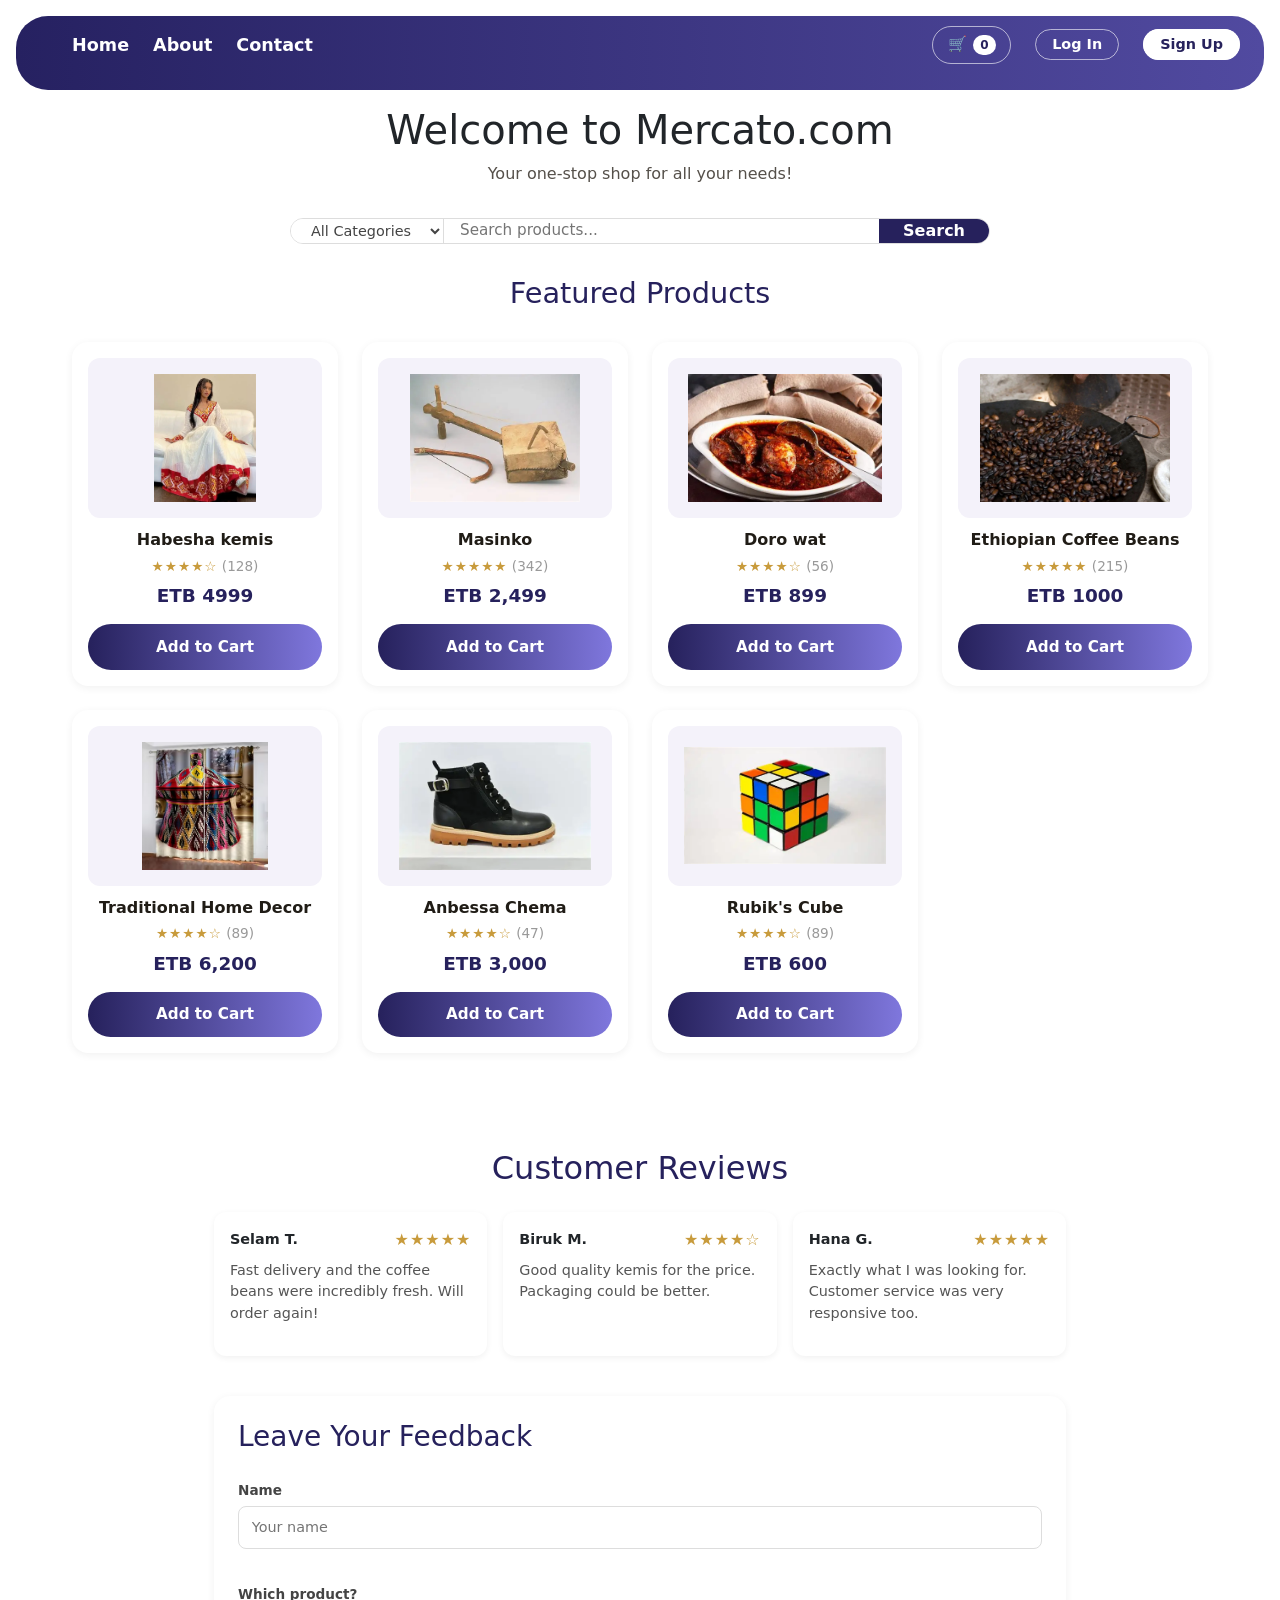
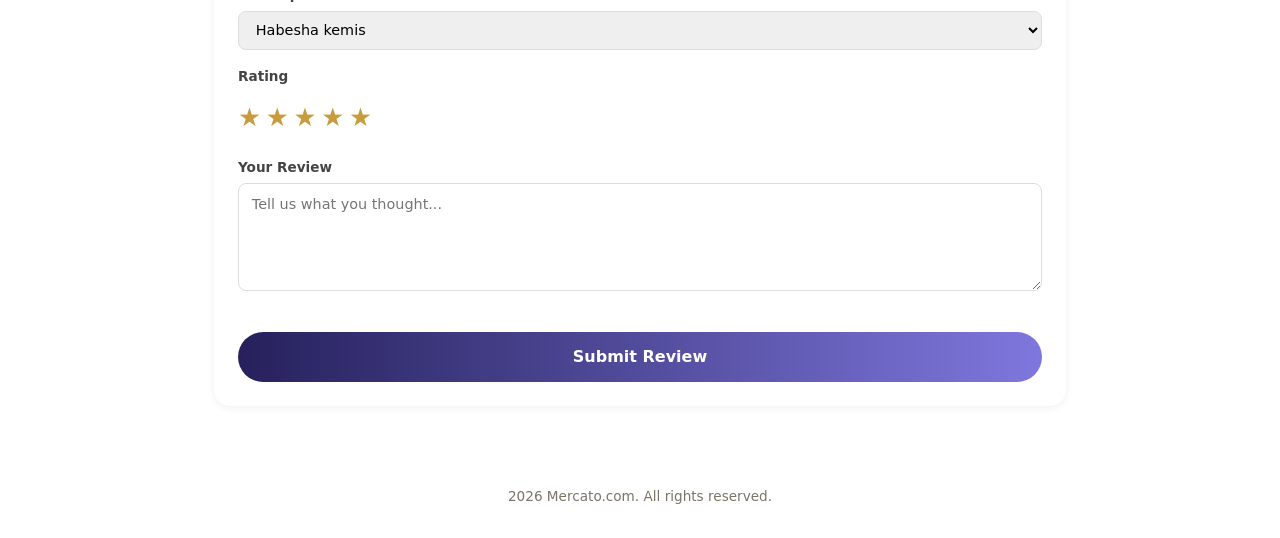
<file: assets/HTML/index.html>
<!DOCTYPE html>
<html lang="en">
<head>
    <meta charset="UTF-8">
    <meta name="viewport" content="width=device-width, initial-scale=1.0">
    <title>Mercato.com</title>
    <link rel="stylesheet" href="../css/style.css">
    <link href="https://cdn.jsdelivr.net/npm/bootstrap@5.3.8/dist/css/bootstrap.min.css" rel="stylesheet">
</head>
<body>

    <!-- NAV -->
    <nav>
        <button id="navToggle" class="nav-toggle" aria-label="Toggle menu" aria-expanded="false">☰</button>

        <div class="nav__links" id="navLinks">
            <ul class="nav__main">
                <li><a class="navlink" href="index.html">Home</a></li>
                <li><a class="navlink" href="">About</a></li>
                <li><a class="navlink" href="">Contact</a></li>
            </ul>
            <ul class="nav__auth">
                <li class="nav__cart">
                    <button id="cartToggle" class="cart-btn" aria-label="View cart">
                        🛒 <span id="cartCount" class="cart-badge">0</span>
                    </button>
                    <div id="cartPanel" class="cart-panel hidden">
                        <h4>Your Cart</h4>
                        <ul id="cartItems" class="cart-items"></ul>
                        <div class="cart-total">Total: <span id="cartTotal">ETB 0</span></div>
                    </div>
                </li>
                <li><a class="navlink navlink--auth" href="loginpage.html">Log In</a></li>
                <li><a class="navlink navlink--auth navlink--primary" href="signuppage.html">Sign Up</a></li>
            </ul>
        </div>
    </nav>

    <h1>Welcome to Mercato.com</h1>
    <p>Your one-stop shop for all your needs!</p>

    <!-- FILTER BAR -->
    <div class="filter-bar">
        <select class="filter-bar__category" id="filterCategory">
            <option value="all">All Categories</option>
            <option value="fashion">Fashion</option>
            <option value="electronics">Electronics</option>
            <option value="food">Food & Drink</option>
            <option value="gaming">Gaming</option>
        </select>
        <input type="text" class="filter-bar__search" id="filterSearch" placeholder="Search products...">
        <button class="filter-bar__button" id="filterButton">Search</button>
    </div>

    <!-- PRODUCT GRID -->
    <section class="products">

        <h2 class="products__heading">Featured Products</h2>

        <p id="noResults" class="no-results hidden">No products match your search.</p>

        <div class="product-grid" id="productGrid">

            <article class="product-card" data-category="fashion">
                <div class="product-card__image-wrap">
                    <img src="../images/kemis.webp" alt="Habesha kemis" class="product-card__image">
                </div>
                <h3 class="product-card__name">Habesha kemis</h3>
                <p class="product-card__rating"><span class="stars">★★★★☆</span> <span class="rating-count">(128)</span></p>
                <p class="product-card__price">ETB 4999</p>
                <button class="btn-add-cart">Add to Cart</button>
            </article>

            <article class="product-card" data-category="music">
                <div class="product-card__image-wrap">
                    <img src="../images/mesinko.webp" alt="Masinko" class="product-card__image">
                </div>
                <h3 class="product-card__name">Masinko</h3>
                <p class="product-card__rating"><span class="stars">★★★★★</span> <span class="rating-count">(342)</span></p>
                <p class="product-card__price">ETB 2,499</p>
                <button class="btn-add-cart">Add to Cart</button>
            </article>

            <article class="product-card" data-category="food">
                <div class="product-card__image-wrap">
                    <img src="../images/food.webp" alt="Doro wat" class="product-card__image">
                </div>
                <h3 class="product-card__name">Doro wat</h3>
                <p class="product-card__rating"><span class="stars">★★★★☆</span> <span class="rating-count">(56)</span></p>
                <p class="product-card__price">ETB 899</p>
                <button class="btn-add-cart">Add to Cart</button>
            </article>

            <article class="product-card" data-category="coffee">
                <div class="product-card__image-wrap">
                    <img src="../images/coffee.webp" alt="Ethiopian coffee beans" class="product-card__image">
                </div>
                <h3 class="product-card__name">Ethiopian Coffee Beans</h3>
                <p class="product-card__rating"><span class="stars">★★★★★</span> <span class="rating-count">(215)</span></p>
                <p class="product-card__price">ETB 1000</p>
                <button class="btn-add-cart">Add to Cart</button>
            </article>

            <article class="product-card" data-category="art">
                <div class="product-card__image-wrap">
                    <img src="../images/decor.avif" alt="Traditional home decor" class="product-card__image">
                </div>
                <h3 class="product-card__name">Traditional Home Decor</h3>
                <p class="product-card__rating"><span class="stars">★★★★☆</span> <span class="rating-count">(89)</span></p>
                <p class="product-card__price">ETB 6,200</p>
                <button class="btn-add-cart">Add to Cart</button>
            </article>

            <article class="product-card" data-category="shoes">
                <div class="product-card__image-wrap">
                    <img src="../images/shoe.webp" alt="Anbessa Chema" class="product-card__image">
                </div>
                <h3 class="product-card__name">Anbessa Chema</h3>
                <p class="product-card__rating"><span class="stars">★★★★☆</span> <span class="rating-count">(47)</span></p>
                <p class="product-card__price">ETB 3,000</p>
                <button class="btn-add-cart">Add to Cart</button>
            </article>

               <article class="product-card" data-category="art">
                <div class="product-card__image-wrap">
                    <img src="../images/rubik.webp" alt="Rubik's Cube" class="product-card__image">
                </div>
                <h3 class="product-card__name">Rubik's Cube</h3>
                <p class="product-card__rating"><span class="stars">★★★★☆</span> <span class="rating-count">(89)</span></p>
                <p class="product-card__price">ETB 600</p>
                <button class="btn-add-cart">Add to Cart</button>
            </article>

        </div>
    </section>

    <!-- CUSTOMER REVIEWS -->
    <section class="reviews">
        <h2 class="reviews__heading">Customer Reviews</h2>

        <div class="review-list">

            <article class="review-card">
                <div class="review-card__top">
                    <span class="review-card__name">Selam T.</span>
                    <span class="stars">★★★★★</span>
                </div>
                <p class="review-card__text">Fast delivery and the coffee beans were incredibly fresh. Will order again!</p>
            </article>

            <article class="review-card">
                <div class="review-card__top">
                    <span class="review-card__name">Biruk M.</span>
                    <span class="stars">★★★★☆</span>
                </div>
                <p class="review-card__text">Good quality kemis for the price. Packaging could be better.</p>
            </article>

            <article class="review-card">
                <div class="review-card__top">
                    <span class="review-card__name">Hana G.</span>
                    <span class="stars">★★★★★</span>
                </div>
                <p class="review-card__text">Exactly what I was looking for. Customer service was very responsive too.</p>
            </article>

        </div>

        <!-- REVIEW FORM -->
        <div class="review-form">
            <h3 class="review-form__heading">Leave Your Feedback</h3>

            <form id="reviewForm" novalidate>
                <label for="review-name">Name</label>
                <input type="text" id="review-name" name="review-name" placeholder="Your name">
                <span class="field-error" id="review-name-error"></span>

                <label for="review-product">Which product?</label>
                <select id="review-product" name="review-product">
                    <option>Habesha kemis</option>
                    <option>Masinko</option>
                    <option>Doro wat</option>
                    <option>Ethiopian Coffee Beans</option>
                    <option>Traditional Home Decor</option>
                    <option>Anbessa Chema</option>
                </select>

                <label>Rating</label>
                <div class="star-picker" id="starPicker">
                    <span class="star-picker__star" data-value="1">★</span>
                    <span class="star-picker__star" data-value="2">★</span>
                    <span class="star-picker__star" data-value="3">★</span>
                    <span class="star-picker__star" data-value="4">★</span>
                    <span class="star-picker__star" data-value="5">★</span>
                </div>
                <input type="hidden" id="review-rating" name="review-rating" value="5">

                <label for="review-comment">Your Review</label>
                <textarea id="review-comment" name="review-comment" rows="4" placeholder="Tell us what you thought..."></textarea>
                <span class="field-error" id="review-comment-error"></span>

                <button type="submit" class="btn-submit-review">Submit Review</button>
                <p class="form-success hidden" id="reviewSuccess">Thanks! Your review was submitted.</p>
            </form>
        </div>
    </section>

    <footer>2026 Mercato.com. All rights reserved.</footer>

    <script src="../js/script.js"></script>
</body>
</html>
</file>
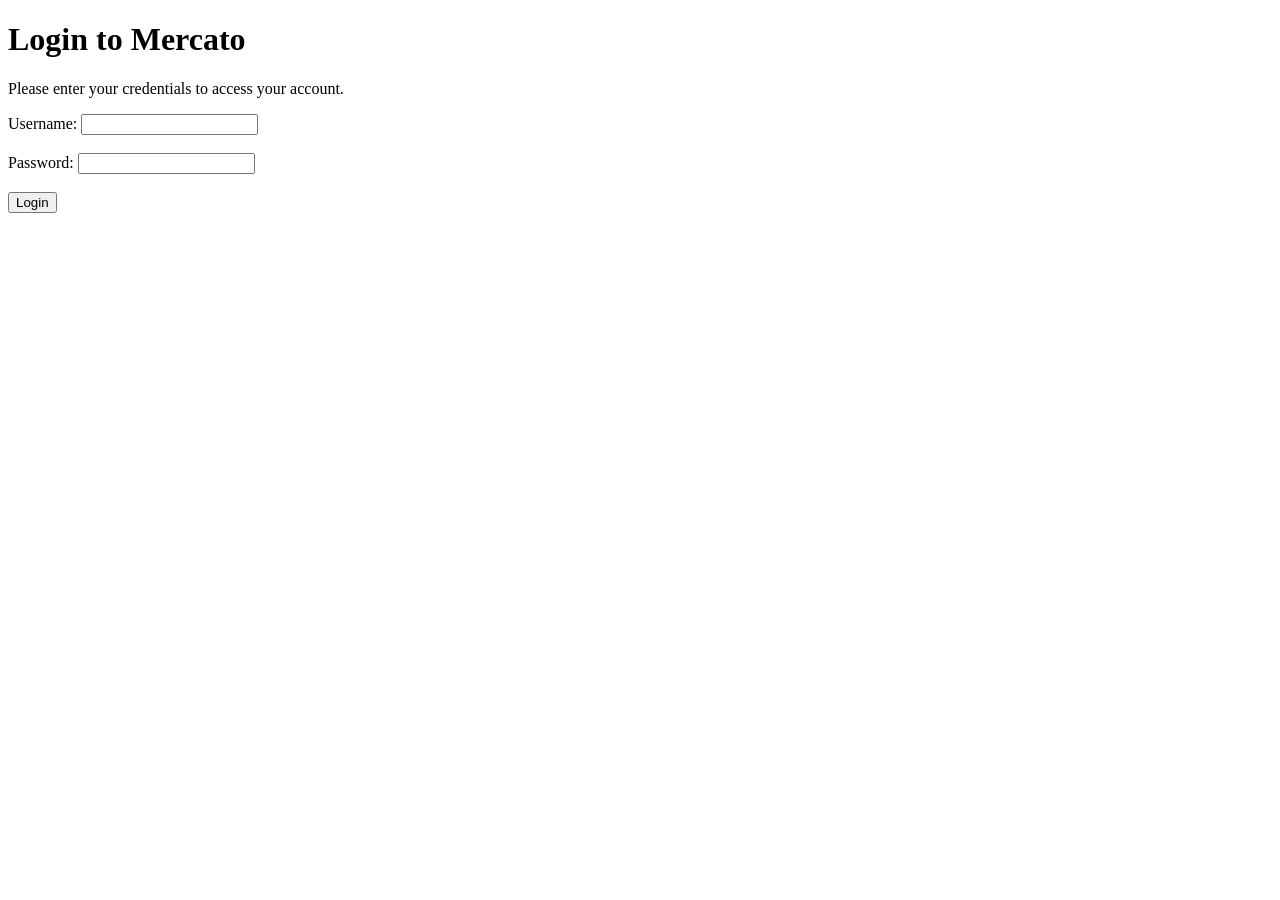
<file: loginpage.html>
<!DOCTYPE html>
<html lang="en">
<head>
    <meta charset="UTF-8">
    <meta name="viewport" content="width=device-width, initial-scale=1.0">
    <title>Document</title>
</head>
<body>
    <h1>Login to Mercato</h1>
    <p>Please enter your credentials to access your account.</p>
    <form>
        <label for="username">Username:</label>
        <input type="text" id="username" name="username" required><br><br>

        <label for="password">Password:</label>
        <input type="password" id="password" name="password" required><br><br>

        <input type="submit" value="Login">
    </form>
</body>
</html>
</file>
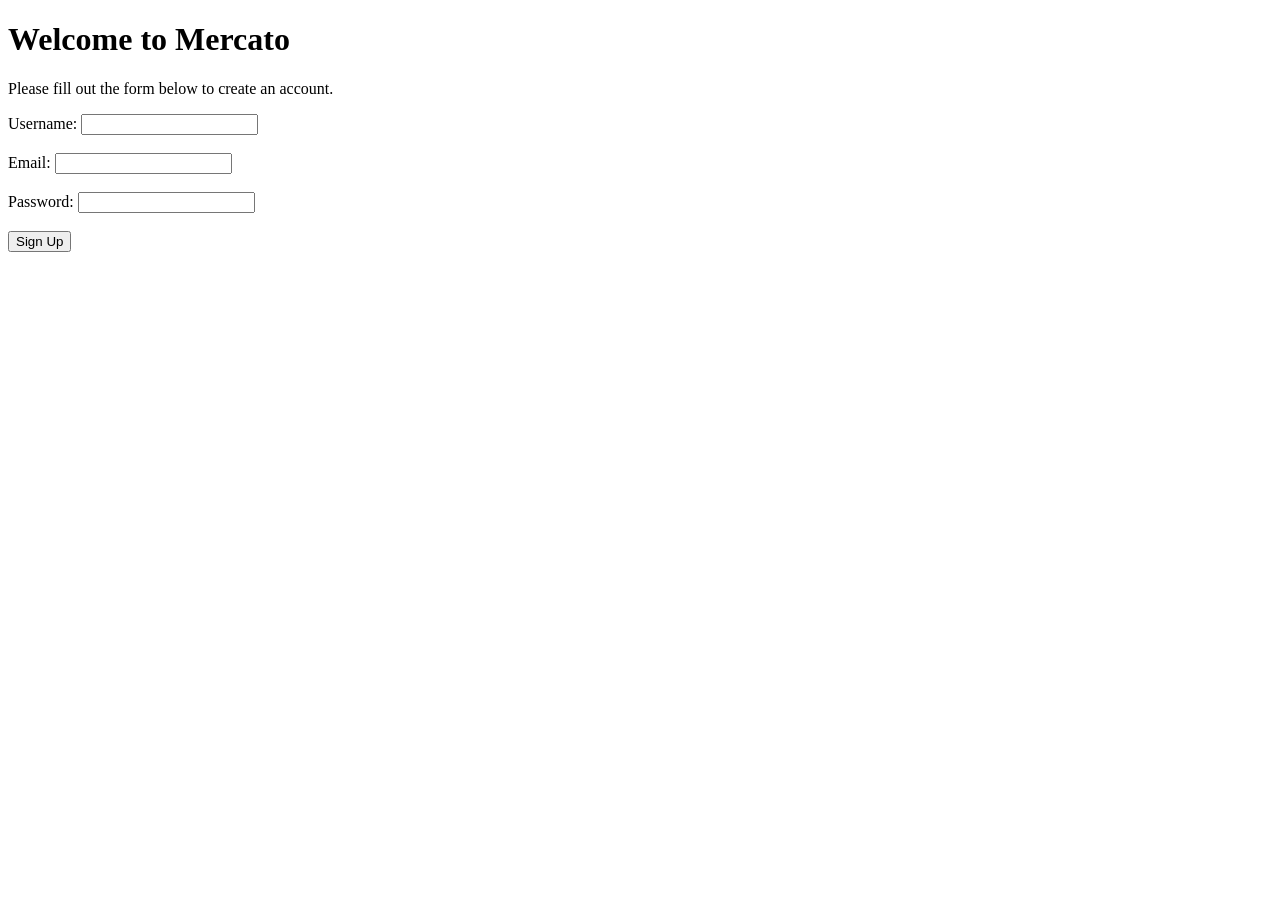
<file: signuppage.html>
<!DOCTYPE html>
<html lang="en">
<head>
    <meta charset="UTF-8">
    <meta name="viewport" content="width=device-width, initial-scale=1.0">
    <title>Document</title>
</head>
<body>

    <h1>Welcome to  Mercato</h1>
    <p>Please fill out the form below to create an account.</p>
    <form>
        <label for="username">Username:</label>
        <input type="text" id="username" name="username" required><br><br>

        <label for="email">Email:</label>
        <input type="email" id="email" name="email" required><br><br>

        <label for="password">Password:</label>
        <input type="password" id="password" name="password" required><br><br>

        <input type="submit" value="Sign Up">
    
</body>
</html>
</file>
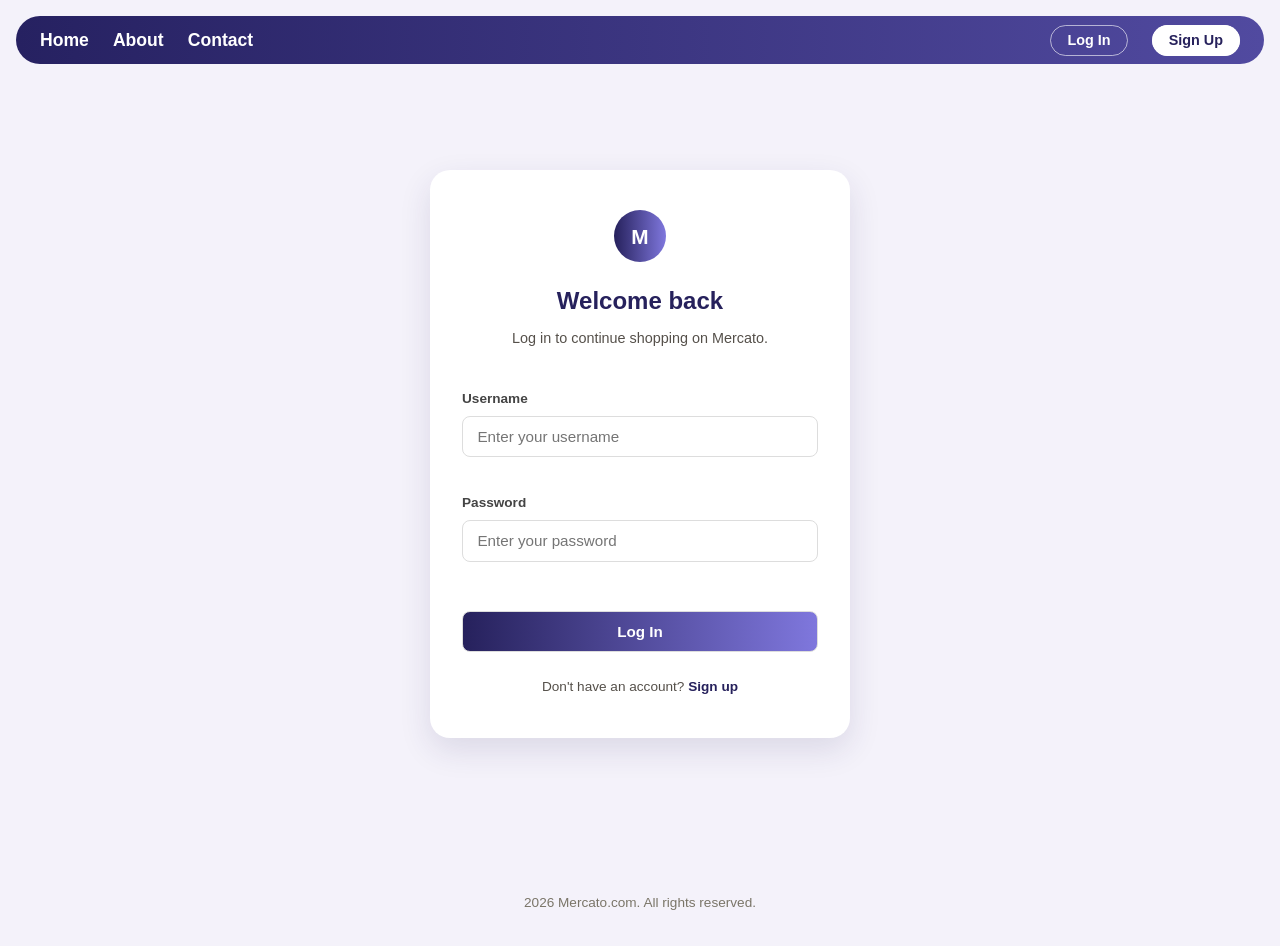
<file: assets/HTML/loginpage.html>
<!DOCTYPE html>
<html lang="en">
<head>
    <meta charset="UTF-8">
    <meta name="viewport" content="width=device-width, initial-scale=1.0">
    <title>Log In | Mercato.com</title>
    <link rel="stylesheet" href="../css/style.css">
</head>
<body>

    <!-- NAV -->
    <nav>
        <ul class="nav__main">
            <li><a class="navlink" href="index.html">Home</a></li>
            <li><a class="navlink" href="">About</a></li>
            <li><a class="navlink" href="">Contact</a></li>
        </ul>
        <ul class="nav__auth">
            <li><a class="navlink navlink--auth" href="loginpage.html">Log In</a></li>
            <li><a class="navlink navlink--auth navlink--primary" href="signuppage.html">Sign Up</a></li>
        </ul>
    </nav>

    <!-- LOGIN FORM -->
    <div class="auth-wrap">
        <div class="auth-card">
            <div class="auth-card__badge">M</div>
            <h1>Welcome back</h1>
            <p class="auth-card__subtext">Log in to continue shopping on Mercato.</p>

            <form class="auth-form" novalidate>
                <label for="username">Username</label>
                <input type="text" id="username" name="username" placeholder="Enter your username">
                <span class="field-error" id="username-error"></span>

                <label for="password">Password</label>
                <input type="password" id="password" name="password" placeholder="Enter your password">
                <span class="field-error" id="password-error"></span>

                <input type="submit" value="Log In" class="btn-auth-submit">
            </form>

            <p class="auth-card__switch">Don't have an account? <a href="signuppage.html">Sign up</a></p>
        </div>
    </div>

    <footer>2026 Mercato.com. All rights reserved.</footer>

    <script src="../js/script.js"></script>
</body>
</html>
</file>
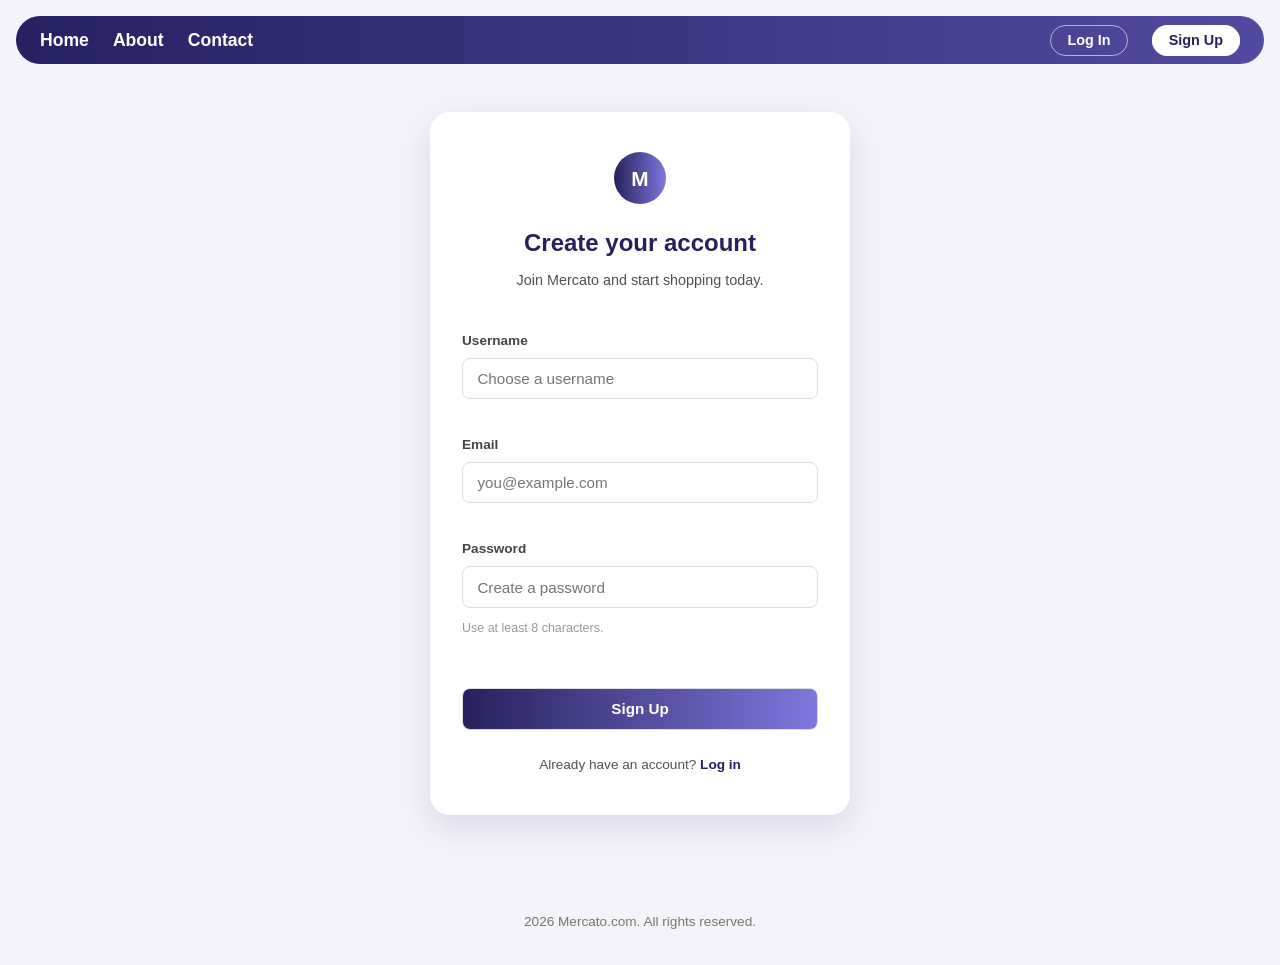
<file: assets/HTML/signuppage.html>
<!DOCTYPE html>
<html lang="en">
<head>
    <meta charset="UTF-8">
    <meta name="viewport" content="width=device-width, initial-scale=1.0">
    <title>Sign Up | Mercato.com</title>
    <link rel="stylesheet" href="../css/style.css">
</head>
<body>

    <!-- NAV -->
    <nav>
        <ul class="nav__main">
            <li><a class="navlink" href="index.html">Home</a></li>
            <li><a class="navlink" href="">About</a></li>
            <li><a class="navlink" href="">Contact</a></li>
        </ul>
        <ul class="nav__auth">
            <li><a class="navlink navlink--auth" href="loginpage.html">Log In</a></li>
            <li><a class="navlink navlink--auth navlink--primary" href="signuppage.html">Sign Up</a></li>
        </ul>
    </nav>

    <!-- SIGNUP FORM -->
    <div class="auth-wrap">
        <div class="auth-card">
            <div class="auth-card__badge">M</div>
            <h1>Create your account</h1>
            <p class="auth-card__subtext">Join Mercato and start shopping today.</p>

            <form class="auth-form" novalidate>
                <label for="username">Username</label>
                <input type="text" id="username" name="username" placeholder="Choose a username">
                <span class="field-error" id="username-error"></span>

                <label for="email">Email</label>
                <input type="email" id="email" name="email" placeholder="you@example.com">
                <span class="field-error" id="email-error"></span>

                <label for="password">Password</label>
                <input type="password" id="password" name="password" placeholder="Create a password">
                <span class="auth-form__hint">Use at least 8 characters.</span>
                <span class="field-error" id="password-error"></span>

                <input type="submit" value="Sign Up" class="btn-auth-submit">
            </form>

            <p class="auth-card__switch">Already have an account? <a href="loginpage.html">Log in</a></p>
        </div>
    </div>

    <footer>2026 Mercato.com. All rights reserved.</footer>

    <script src="../js/script.js"></script>
</body>
</html>
</file>
<file: assets/css/style.css>
/* RESET & BASE */
* {
  margin: 0;
  padding: 0;
  box-sizing: border-box;
}

body {
  font-family: 'Segoe UI', Arial, sans-serif;
  background: #F4F2FA;
  color: #201C16;
  line-height: 1.6;
}

/* NAV */
nav {
  display: flex;
  justify-content: space-between;
  align-items: center;
  background: linear-gradient(270deg, #26215C, #7c73df, #262161);
  background-size: 400% 400%;
  animation: shift 8s ease infinite;
  padding: 10px 1.5rem;
  border-radius: 2rem;
  margin: 1rem;
}

.nav__main,
.nav__auth {
  display: flex;
  align-items: center;
  gap: 1.5rem;
  list-style: none;
}

@keyframes shift {
  0% { background-position: 0% 50%; }
  50% { background-position: 100% 50%; }
  100% { background-position: 0% 50%; }
}

.navlink {
  text-decoration: none;
  color: white;
  font-size: 1.1rem;
  font-weight: bold;
}

.navlink--auth {
  font-size: 0.9rem;
  padding: 0.4rem 1rem;
  border-radius: 999px;
  border: 1.5px solid rgba(255, 255, 255, 0.6);
}

.navlink--primary {
  background: white;
  color: #27225c;
  border-color: white;
}

h1 {
  text-align: center;
  margin: 2rem 0 0.5rem;
}

body > p {
  text-align: center;
  color: #55504a;
  margin-bottom: 2rem;
}

/* FILTER BAR */
.filter-bar {
  display: flex;
  max-width: 700px;
  margin: 0 auto 2rem;
  border: 1.5px solid #ddd;
  border-radius: 999px;
  overflow: hidden;
  background: white;
}

.filter-bar__category {
  border: none;
  border-right: 1.5px solid #ddd;
  padding: 0 1rem;
  font-size: 0.9rem;
  background: white;
  color: #444;
}

.filter-bar__search {
  flex: 1;
  border: none;
  padding: 0 1rem;
  font-size: 0.95rem;
}

.filter-bar__search:focus,
.filter-bar__category:focus {
  outline: none;
}

.filter-bar__button {
  border: none;
  background: #26215C;
  color: white;
  padding: 0 1.5rem;
  font-weight: 600;
  cursor: pointer;
}

/* PRODUCT SECTION HEADING */
.products__heading {
  text-align: center;
  margin: 2rem 0;
  font-size: 1.8rem;
  color: #26215C;
}

/* PRODUCT GRID */
.product-grid {
  display: grid;
  grid-template-columns: repeat(auto-fill, minmax(220px, 1fr));
  gap: 1.5rem;
  max-width: 1200px;
  margin: 0 auto;
  padding: 0 2rem 3rem;
}

/* PRODUCT CARD */
.product-card {
  background: #ffffff;
  border-radius: 16px;
  padding: 1rem;
  text-align: center;
  box-shadow: 0 2px 8px rgba(0, 0, 0, 0.06);
  transition: transform 0.25s ease, box-shadow 0.25s ease;
}

.product-card:hover {
  transform: translateY(-6px);
  box-shadow: 0 12px 24px rgba(38, 33, 92, 0.15);
}

.product-card__image-wrap {
  background: #F4F2FA;
  border-radius: 12px;
  padding: 1rem;
  margin-bottom: 0.75rem;
  height: 160px;
  display: flex;
  align-items: center;
  justify-content: center;
}

.product-card__image {
  max-width: 100%;
  max-height: 100%;
  object-fit: contain;
}

.product-card__name {
  font-size: 1rem;
  font-weight: 600;
  margin-bottom: 0.4rem;
  color: #201C16;
}

.product-card__price {
  font-size: 1.15rem;
  font-weight: 700;
  color: #26215C;
  margin-bottom: 0.9rem;
}

.product-card__rating {
  font-size: 0.85rem;
  margin-bottom: 0.4rem;
  color: #888;
}

.stars {
  color: #C89B3C;
  letter-spacing: 1px;
}

.rating-count {
  color: #999;
}

/* ADD TO CART BUTTON */
.btn-add-cart {
  width: 100%;
  padding: 0.7rem 1rem;
  border: none;
  border-radius: 999px;
  background: linear-gradient(270deg, #26215C, #7F77DD, #26215C);
  background-size: 200% 200%;
  color: white;
  font-weight: 600;
  font-size: 0.95rem;
  cursor: pointer;
  transition: background-position 0.4s ease, transform 0.2s ease;
}

.btn-add-cart:hover {
  background-position: 100% 0%;
  transform: translateY(-2px);
}

.btn-add-cart:active {
  transform: translateY(0);
}

/* CUSTOMER REVIEWS SECTION */
.reviews {
  max-width: 900px;
  margin: 3rem auto;
  padding: 0 1.5rem;
}

.reviews__heading {
  text-align: center;
  color: #26215C;
  margin-bottom: 1.5rem;
}

.review-list {
  display: grid;
  grid-template-columns: repeat(auto-fill, minmax(240px, 1fr));
  gap: 1rem;
  margin-bottom: 2.5rem;
}

.review-card {
  background: white;
  border-radius: 12px;
  padding: 1rem;
  box-shadow: 0 2px 6px rgba(0, 0, 0, 0.06);
}

.review-card__top {
  display: flex;
  justify-content: space-between;
  align-items: center;
  margin-bottom: 0.5rem;
}

.review-card__name {
  font-weight: 600;
  font-size: 0.9rem;
}

.review-card__text {
  font-size: 0.9rem;
  color: #555;
}

/* REVIEW FORM */
.review-form {
  background: white;
  border-radius: 16px;
  padding: 1.5rem;
  box-shadow: 0 2px 8px rgba(0, 0, 0, 0.06);
}

.review-form__heading {
  margin-bottom: 1rem;
  color: #26215C;
}

.review-form form {
  display: flex;
  flex-direction: column;
  gap: 0.4rem;
}

.review-form label {
  font-size: 0.85rem;
  font-weight: 600;
  color: #444;
  margin-top: 0.6rem;
}

.review-form input,
.review-form select,
.review-form textarea {
  padding: 0.6rem 0.8rem;
  border: 1.5px solid #ddd;
  border-radius: 8px;
  font-family: inherit;
  font-size: 0.9rem;
}

.review-form textarea {
  resize: vertical;
}

.btn-submit-review {
  margin-top: 1rem;
  padding: 0.8rem;
  border: none;
  border-radius: 999px;
  background: linear-gradient(270deg, #26215C, #7F77DD, #26215C);
  background-size: 200% 200%;
  color: white;
  font-weight: 600;
  cursor: pointer;
  transition: background-position 0.4s ease;
}

.btn-submit-review:hover {
  background-position: 100% 0%;
}

/* FOOTER */
footer {
  text-align: center;
  padding: 2rem;
  color: #7a7568;
  font-size: 0.85rem;
}

/* AUTH PAGES (LOGIN / SIGN UP) */
.auth-wrap {
  min-height: calc(100vh - 120px);
  display: flex;
  align-items: center;
  justify-content: center;
  padding: 2rem 1.5rem 4rem;
}

.auth-card {
  width: 100%;
  max-width: 420px;
  background: #ffffff;
  border-radius: 20px;
  padding: 2.5rem 2rem;
  box-shadow: 0 12px 32px rgba(38, 33, 92, 0.12);
  text-align: center;
}

.auth-card__badge {
  width: 52px;
  height: 52px;
  margin: 0 auto 1.25rem;
  border-radius: 999px;
  background: linear-gradient(270deg, #26215C, #7F77DD, #26215C);
  background-size: 200% 200%;
  animation: shift 8s ease infinite;
  display: flex;
  align-items: center;
  justify-content: center;
  color: white;
  font-weight: 700;
  font-size: 1.3rem;
}

.auth-card h1 {
  margin: 0 0 0.4rem;
  font-size: 1.5rem;
  color: #26215C;
}

.auth-card__subtext {
  color: #55504a;
  font-size: 0.9rem;
  margin-bottom: 1.75rem;
}

.auth-form {
  display: flex;
  flex-direction: column;
  gap: 0.4rem;
  text-align: left;
}

.auth-form label {
  font-size: 0.85rem;
  font-weight: 600;
  color: #444;
  margin-top: 0.6rem;
}

.auth-form input {
  padding: 0.7rem 0.9rem;
  border: 1.5px solid #ddd;
  border-radius: 8px;
  font-family: inherit;
  font-size: 0.95rem;
  transition: border-color 0.2s ease;
}

.auth-form input:focus {
  outline: none;
  border-color: #7F77DD;
}

.btn-auth-submit {
  margin-top: 1.5rem;
  padding: 0.85rem;
  border: none;
  border-radius: 999px;
  background: linear-gradient(270deg, #26215C, #7F77DD, #26215C);
  background-size: 200% 200%;
  color: white;
  font-weight: 600;
  font-size: 1rem;
  cursor: pointer;
  transition: background-position 0.4s ease, transform 0.2s ease;
}

.btn-auth-submit:hover {
  background-position: 100% 0%;
  transform: translateY(-2px);
}

.btn-auth-submit:active {
  transform: translateY(0);
}

.auth-card__switch {
  margin-top: 1.5rem;
  font-size: 0.85rem;
  color: #55504a;
}

.auth-card__switch a {
  color: #26215C;
  font-weight: 600;
  text-decoration: none;
}

.auth-card__switch a:hover {
  text-decoration: underline;
}

.auth-form__hint {
  font-size: 0.78rem;
  color: #999;
  margin-top: 0.3rem;
}

/* MOBILE NAV TOGGLE */
.nav-toggle {
  display: none;
  background: none;
  border: none;
  color: white;
  font-size: 1.5rem;
  cursor: pointer;
}

.nav__links {
  display: flex;
  justify-content: space-between;
  align-items: center;
  flex: 1;
  gap: 1rem;
}

@media (max-width: 768px) {
  nav {
    flex-wrap: wrap;
  }

  .nav-toggle {
    display: block;
  }

  .nav__links {
    display: none;
    flex-direction: column;
    align-items: flex-start;
    width: 100%;
    gap: 1rem;
    margin-top: 1rem;
  }

  .nav__links.nav__links--open {
    display: flex;
  }

  .nav__main,
  .nav__auth {
    flex-direction: column;
    align-items: flex-start;
    width: 100%;
    gap: 0.75rem;
  }
}

/* CART BUTTON + PANEL */
.nav__cart {
  position: relative;
}

.cart-btn {
  background: none;
  border: 1.5px solid rgba(255, 255, 255, 0.6);
  border-radius: 999px;
  color: white;
  padding: 0.4rem 0.9rem;
  font-size: 0.95rem;
  cursor: pointer;
  display: flex;
  align-items: center;
  gap: 0.4rem;
}

.cart-badge {
  background: white;
  color: #26215C;
  font-size: 0.75rem;
  font-weight: 700;
  border-radius: 999px;
  padding: 0.05rem 0.45rem;
  min-width: 1.2rem;
  text-align: center;
}

.cart-panel {
  position: absolute;
  top: calc(100% + 0.6rem);
  right: 0;
  width: 260px;
  background: white;
  border-radius: 12px;
  box-shadow: 0 12px 28px rgba(38, 33, 92, 0.2);
  padding: 1rem;
  z-index: 20;
}

.cart-panel.hidden {
  display: none;
}

.cart-panel h4 {
  color: #26215C;
  margin-bottom: 0.6rem;
  font-size: 0.95rem;
}

.cart-items {
  list-style: none;
  max-height: 220px;
  overflow-y: auto;
  margin-bottom: 0.6rem;
}

.cart-items__empty {
  color: #999;
  font-size: 0.85rem;
  padding: 0.5rem 0;
}

.cart-item {
  display: flex;
  justify-content: space-between;
  align-items: center;
  font-size: 0.85rem;
  padding: 0.4rem 0;
  border-bottom: 1px solid #f0f0f0;
  color: #333;
}

.cart-item__remove {
  background: none;
  border: none;
  color: #b33;
  cursor: pointer;
  font-size: 0.9rem;
  margin-left: 0.5rem;
}

.cart-total {
  font-weight: 700;
  color: #26215C;
  font-size: 0.9rem;
  border-top: 1px solid #eee;
  padding-top: 0.6rem;
}

/* NO RESULTS (FILTER/SEARCH) */
.no-results {
  text-align: center;
  color: #888;
  margin-bottom: 1.5rem;
}

.no-results.hidden {
  display: none;
}

/* STAR RATING PICKER */
.star-picker {
  display: flex;
  gap: 0.3rem;
  font-size: 1.6rem;
  margin: 0.3rem 0;
  cursor: pointer;
}

.star-picker__star {
  color: #ddd;
  transition: color 0.15s ease, transform 0.1s ease;
}

.star-picker__star.is-filled {
  color: #C89B3C;
}

.star-picker__star:hover {
  transform: scale(1.15);
}

/* FORM VALIDATION MESSAGES */
.field-error {
  display: block;
  color: #c0392b;
  font-size: 0.78rem;
  min-height: 1em;
}

.auth-form input.input-error,
.review-form input.input-error,
.review-form textarea.input-error {
  border-color: #c0392b;
}

.form-success {
  margin-top: 1rem;
  color: #1a7a3c;
  font-size: 0.9rem;
  font-weight: 600;
  text-align: center;
}

.form-success.hidden {
  display: none;
}
</file>
